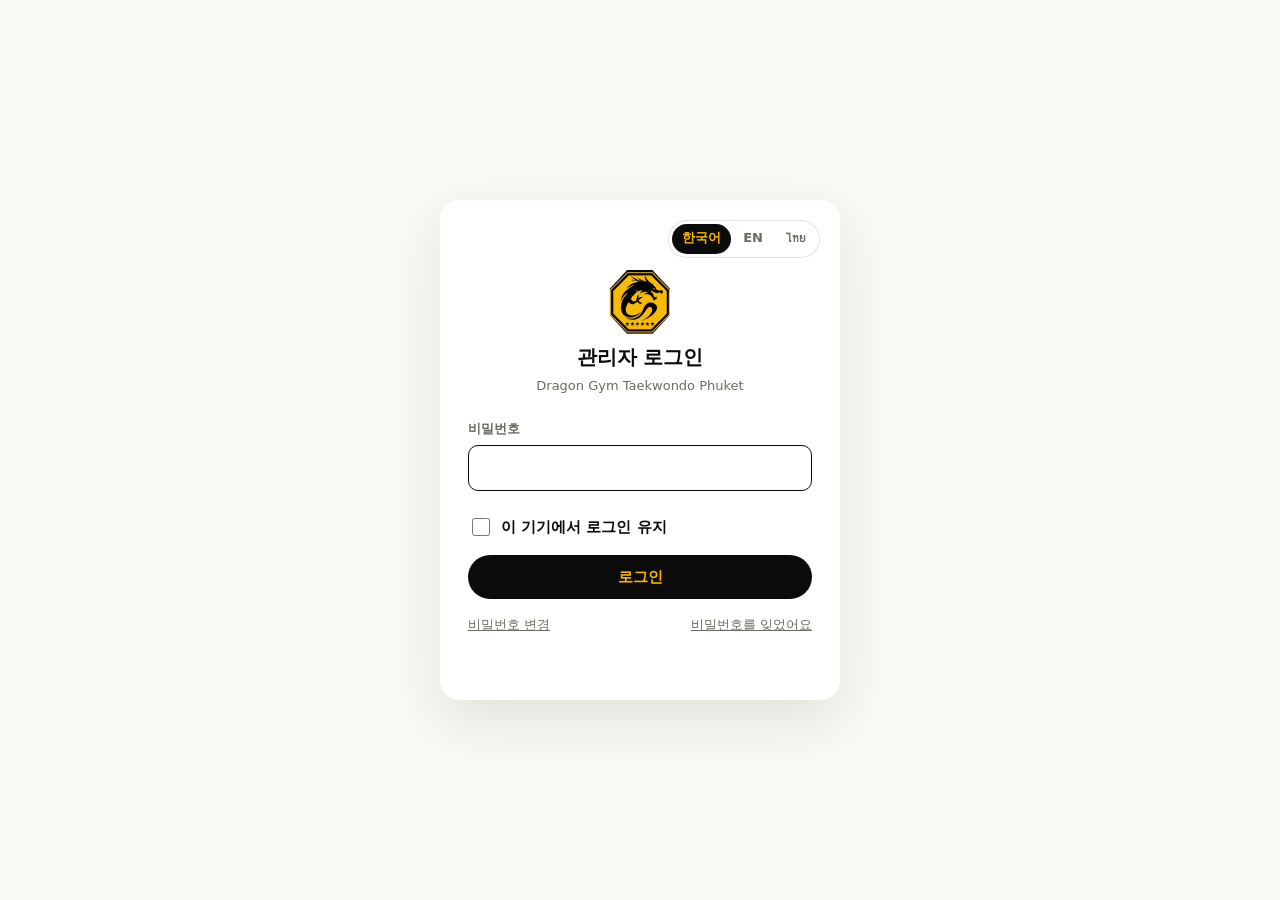
<file: site/admin/index.html>
<!doctype html>
<!-- Dragon Gym 관리자 페이지 (자체 화면, 빌드 없음).
     데이터: site/content/*.json + 이미지 site/assets/uploads/ — GitHub API 로 레포에 직접 커밋, DB·서버 없음.
     로그인: 비밀번호로 암호화된 GitHub 토큰(auth.json) 을 풀어 쓴다 (auth.js). 화면 로직은 app.js. -->
<html lang="ko">
<head>
  <meta charset="utf-8">
  <meta name="viewport" content="width=device-width, initial-scale=1, viewport-fit=cover">
  <meta name="robots" content="noindex, nofollow">
  <title>Dragon Gym 관리자</title>
  <link rel="icon" href="../assets/favicon.png">
  <link rel="stylesheet" href="admin.css?v=5">
</head>
<body>
  <!-- ================= 로그인 ================= -->
  <main class="gate" id="gate" hidden>
    <div class="gate__card">
      <div class="langpick" role="group" data-i18n-aria="top.lang" aria-label="언어"><button type="button" data-lang-pick="ko" aria-pressed="true"><span class="hide-m">한국어</span><span class="only-m">KO</span></button><button type="button" data-lang-pick="en" aria-pressed="false">EN</button><button type="button" data-lang-pick="th" aria-pressed="false"><span class="hide-m">ไทย</span><span class="only-m">TH</span></button></div>
      <img class="gate__logo" src="../assets/logo.png" alt="">
      <h1 id="gateTitle">관리자 로그인</h1>
      <p class="lead" id="gateLead"></p>

      <form id="formUnlock" hidden>
        <label class="field"><span data-i18n="gate.pw">비밀번호</span><input class="input" id="pw" type="password" autocomplete="current-password" required></label>
        <label class="check"><input id="remember" type="checkbox"> <span data-i18n="gate.remember">이 기기에서 로그인 유지</span></label>
        <button class="btn btn--ink btn--block" type="submit" data-i18n="gate.submit">로그인</button>
        <nav><a href="#change" data-i18n="gate.changeLink">비밀번호 변경</a><a href="#reset" data-i18n="gate.forgot">비밀번호를 잊었어요</a></nav>
      </form>

      <form id="formSetup" hidden>
        <label class="field"><span data-i18n="gate.token">GitHub 토큰</span><input class="input" id="tok" type="password" autocomplete="off" required placeholder="github_pat_…"></label>
        <p class="hint" style="margin-top:-8px;margin-bottom:14px" data-i18n="gate.tokenHint">Fine-grained token · 이 레포만 · Contents: Read and write</p>
        <label class="field" id="rcodeField" hidden><span data-i18n="gate.rcode">관원 장부 복구 코드</span><input class="input" id="rcode" autocomplete="off" autocapitalize="characters" spellcheck="false" placeholder="XXXXX-XXXXX-XXXXX-XXXXX">
          <small class="hint" data-i18n="gate.rcodeHint">관원 장부를 만들 때 받은 코드. 없으면 장부를 열 수 없게 됩니다.</small></label>
        <label class="field"><span data-i18n="gate.newPw">새 비밀번호 (10자 이상)</span><input class="input" id="npw1" type="password" autocomplete="new-password" minlength="10" required></label>
        <label class="field"><span data-i18n="gate.newPw2">새 비밀번호 확인</span><input class="input" id="npw2" type="password" autocomplete="new-password" minlength="10" required></label>
        <button class="btn btn--ink btn--block" type="submit" data-i18n="gate.saveLogin">저장하고 로그인</button>
        <nav id="setupNav"><a href="#" data-i18n="gate.back">← 로그인으로</a></nav>
      </form>

      <form id="formChange" hidden>
        <label class="field"><span data-i18n="gate.curPw">현재 비밀번호</span><input class="input" id="opw" type="password" autocomplete="current-password" required></label>
        <label class="field"><span data-i18n="gate.newPw">새 비밀번호 (10자 이상)</span><input class="input" id="cpw1" type="password" autocomplete="new-password" minlength="10" required></label>
        <label class="field"><span data-i18n="gate.newPw2">새 비밀번호 확인</span><input class="input" id="cpw2" type="password" autocomplete="new-password" minlength="10" required></label>
        <button class="btn btn--ink btn--block" type="submit" data-i18n="gate.change">비밀번호 변경</button>
        <nav><a href="#" data-i18n="gate.back">← 로그인으로</a></nav>
      </form>

      <p class="msg" id="gateMsg" role="status"></p>
    </div>
  </main>

  <!-- ================= 관리 화면 ================= -->
  <div id="shell" hidden>
    <header class="topbar">
      <button class="iconbtn back" id="backBtn" type="button" data-i18n-aria="top.back" aria-label="목록으로"><svg viewBox="0 0 24 24" fill="none" stroke="currentColor" stroke-width="2.2" stroke-linecap="round" stroke-linejoin="round"><path d="M15 18l-6-6 6-6"/></svg></button>
      <a class="brand" href="#"><img src="../assets/logo.png" alt=""><span>DRAGON GYM <small data-i18n="top.admin">관리</small></span></a>
      <div class="topbar__spacer"></div>
      <div class="langpick" role="group" data-i18n-aria="top.lang" aria-label="언어"><button type="button" data-lang-pick="ko" aria-pressed="true"><span class="hide-m">한국어</span><span class="only-m">KO</span></button><button type="button" data-lang-pick="en" aria-pressed="false">EN</button><button type="button" data-lang-pick="th" aria-pressed="false"><span class="hide-m">ไทย</span><span class="only-m">TH</span></button></div>
      <a class="btn btn--ghost btn--sm tb-btn" href="../" target="_blank" rel="noopener" data-i18n-aria="top.siteLong" aria-label="사이트에서 확인"><svg class="only-m" viewBox="0 0 24 24" fill="none" stroke="currentColor" stroke-width="2.2" stroke-linecap="round" stroke-linejoin="round"><path d="M14 4h6v6M20 4l-9 9M18 14v5a1 1 0 0 1-1 1H5a1 1 0 0 1-1-1V7a1 1 0 0 1 1-1h5"/></svg><span class="hide-m" data-i18n="top.siteLong">사이트에서 확인</span></a>
      <button class="btn btn--ghost btn--sm tb-btn" id="logoutBtn" type="button" data-i18n-aria="top.logout" aria-label="로그아웃"><svg class="only-m" viewBox="0 0 24 24" fill="none" stroke="currentColor" stroke-width="2.2" stroke-linecap="round" stroke-linejoin="round"><path d="M15 4h4a1 1 0 0 1 1 1v14a1 1 0 0 1-1 1h-4M10 17l-5-5 5-5M5 12h11"/></svg><span class="hide-m" data-i18n="top.logout">로그아웃</span></button>
    </header>
    <div class="app" id="app">
      <aside class="side" id="side"></aside>
      <main class="main" id="main"><div class="loading" data-i18n="loading">불러오는 중…</div></main>
    </div>
    <div class="savebar" id="savebar" role="region" data-i18n-aria="save.region" aria-label="저장">
      <span id="saveText" data-i18n="save.default">저장하지 않은 변경사항이 있습니다</span>
      <button class="btn btn--ghost btn--sm" id="discardBtn" type="button" data-i18n="save.discard">되돌리기</button>
      <button class="btn btn--gold btn--sm" id="saveBtn" type="button" data-i18n="save.save">저장</button>
    </div>
  </div>

  <dialog id="dlg"><form class="dlg" id="dlgForm" method="dialog" novalidate></form></dialog>
  <div class="toast" id="toast" role="status" aria-live="polite"></div>

  <script type="module" src="app.js?v=4"></script>
</body>
</html>
</file>
<file: site/admin/admin.css>
/* Dragon Gym 관리자 — tkd.reizwings.jp 관리자 화면과 같은 구성(상단바 + 왼쪽 목록 + 오른쪽 카드 편집),
 * 강조색만 사이트의 금색으로. 버튼 pill, 입력 46px/16px(iOS 확대 방지), 카드는 1px 링. */
:root {
  --gold: #f4b400; --gold-deep: #d49c00;
  --red: #e1251b; --red-deep: #b3160e;
  --ink: #0b0b0c; --bg: #fbf9f4; --surface: #fff; --paper: #f3efe6; --paper-2: #e7e1d3;
  --mute: #6d6a62; --line: rgba(11, 11, 12, .12);
  --p-kids: #f7a4c3; --p-basic: #7fc8ff; --p-acro: #ffb86b; --p-athlete: #9be28a;
  --ease: cubic-bezier(.16, 1, .3, 1);
}
* { box-sizing: border-box; }
html { -webkit-text-size-adjust: 100%; }
body { margin: 0; background: var(--bg); color: var(--ink); min-height: 100svh;
  font: 15px/1.6 "Pretendard", "Apple SD Gothic Neo", "Noto Sans KR", "Malgun Gothic", system-ui, sans-serif; }
:focus-visible { outline: 2px solid var(--gold-deep); outline-offset: 2px; }
[hidden] { display: none !important; }
img { max-width: 100%; display: block; }
h1, h2, h3 { margin: 0; line-height: 1.3; }

/* ---------- 버튼 ---------- */
.btn { display: inline-flex; align-items: center; justify-content: center; gap: 6px; min-height: 44px; padding: 0 20px;
  border-radius: 999px; border: 1px solid transparent; font: inherit; font-weight: 700; cursor: pointer; text-decoration: none;
  color: var(--ink); background: none; transition: background .15s, border-color .15s, color .15s; white-space: nowrap; }
.btn--sm { min-height: 36px; padding: 0 14px; font-size: 14px; }
.btn--gold { background: var(--gold); color: var(--ink); }
.btn--gold:hover { background: var(--gold-deep); }
.btn--ink { background: var(--ink); color: var(--gold); }
.btn--ink:hover { background: #2a2a2c; }
.btn--ghost { border-color: var(--line); background: var(--surface); }
.btn--ghost:hover { border-color: var(--ink); }
.btn--danger { border-color: var(--red); color: var(--red-deep); background: var(--surface); }
.btn--danger:hover { background: var(--red); color: #fff; }
.btn--block { width: 100%; }
.btn[disabled] { opacity: .55; cursor: wait; }
.iconbtn { width: 36px; height: 36px; border-radius: 50%; border: 1px solid var(--line); background: var(--surface);
  display: inline-grid; place-items: center; cursor: pointer; color: var(--ink); padding: 0; font: inherit; }
.iconbtn:hover { border-color: var(--ink); }
.iconbtn:disabled { opacity: .3; cursor: default; border-color: var(--line); }
.iconbtn svg { width: 18px; height: 18px; }

/* ---------- 입력 ---------- */
.field { display: block; margin: 0 0 14px; }
.field > span, .label { display: block; font-size: 13px; font-weight: 700; color: var(--mute); margin-bottom: 6px; }
.input, select.input, textarea.input { width: 100%; height: 46px; padding: 0 14px; border: 1px solid var(--line); border-radius: 10px;
  background: var(--surface); font: inherit; font-size: 16px; color: var(--ink); }
textarea.input { height: auto; min-height: 110px; padding: 12px 14px; resize: vertical; line-height: 1.5; }
.input:focus { outline: none; border-color: var(--ink); }
.input.is-bad { border-color: var(--red); background: #fff6f5; }
.hint { font-size: 12px; color: var(--mute); margin: 6px 0 0; }
.row { display: grid; gap: 12px; grid-template-columns: repeat(var(--cols, 2), minmax(0, 1fr)); }
.check { display: inline-flex; align-items: center; gap: 8px; font-weight: 600; cursor: pointer; min-height: 44px; }
.check input { width: 18px; height: 18px; accent-color: var(--ink); }

/* 3개 언어 입력: 한 줄에 태국어·영어·한국어 */
.tri { display: grid; gap: 8px; grid-template-columns: repeat(3, minmax(0, 1fr)); }
.tri label { position: relative; display: block; }
.tri .lang { position: absolute; top: -8px; left: 10px; padding: 0 6px; background: var(--surface); font-size: 11px; font-weight: 700; color: var(--mute); border-radius: 4px; }

/* ---------- 로그인 ---------- */
.gate { min-height: 100svh; display: grid; place-items: center; padding: 16px; }
.gate__card { width: 100%; max-width: 400px; background: var(--surface); border-radius: 20px; padding: 32px 28px;
  box-shadow: 0 20px 60px rgba(11, 11, 12, .1); }
.gate__logo { width: 64px; height: 64px; margin: 0 auto 10px; }
.gate h1 { text-align: center; font-size: 20px; }
.gate .lead { text-align: center; color: var(--mute); font-size: 13px; margin: 6px 0 22px; }
.gate .btn--block { margin-top: 6px; }
.gate nav { display: flex; justify-content: space-between; margin-top: 16px; font-size: 13px; }
.gate nav a { color: var(--mute); }
.msg { min-height: 20px; font-size: 13px; margin: 12px 0 0; }
.msg.err { color: var(--red-deep); } .msg.ok { color: #2e7d32; }

/* ---------- 상단바 ---------- */
.topbar { position: sticky; top: 0; z-index: 20; height: 60px; display: flex; align-items: center; gap: 12px; padding: 0 20px;
  background: rgba(251, 249, 244, .9); backdrop-filter: blur(12px); -webkit-backdrop-filter: blur(12px); border-bottom: 1px solid var(--line); }
.brand { display: flex; align-items: center; gap: 10px; font-weight: 800; text-decoration: none; color: var(--ink); }
.brand img { width: 30px; height: 30px; }
.brand small { font-weight: 700; color: var(--mute); }
.brand span { white-space: nowrap; }
.topbar__spacer { flex: 1; }
.topbar .back { display: none; }
.only-m { display: none; }

/* ---------- 화면 언어 ---------- */
.langpick { display: inline-flex; padding: 3px; gap: 2px; border: 1px solid var(--line); border-radius: 999px; background: var(--surface); }
.langpick button { min-height: 30px; padding: 0 10px; border: 0; border-radius: 999px; background: none; color: var(--mute);
  font: inherit; font-size: 13px; font-weight: 700; cursor: pointer; }
.langpick button:hover { color: var(--ink); }
.langpick button[aria-pressed="true"] { background: var(--ink); color: var(--gold); }
.gate__card .langpick { display: flex; width: max-content; margin: -12px -8px 12px auto; }

/* ---------- 본문 2열 ---------- */
.app { display: grid; grid-template-columns: 300px minmax(0, 1fr); min-height: calc(100svh - 60px); }
.side { position: sticky; top: 60px; height: calc(100svh - 60px); overflow-y: auto; padding: 18px 14px 40px; border-right: 1px solid var(--line); }
.side h3 { font-size: 12px; letter-spacing: .06em; color: var(--mute); margin: 18px 8px 8px; }
.side h3:first-child { margin-top: 4px; }
.nav { list-style: none; margin: 0; padding: 0; display: grid; grid-template-columns: minmax(0, 1fr); gap: 4px; }
.nav a { display: flex; align-items: center; gap: 10px; min-height: 52px; padding: 8px 10px; border-radius: 12px; color: var(--ink); text-decoration: none; }
.nav a:hover { background: var(--paper); }
.nav a.is-active { background: var(--ink); color: var(--bg); }
.nav a.is-active .nav__meta { color: rgba(251, 249, 244, .7); }
.nav__icon { width: 36px; height: 36px; border-radius: 10px; background: var(--paper-2); display: grid; place-items: center; flex: none; overflow: hidden; }
.nav__icon img { width: 100%; height: 100%; object-fit: cover; }
.nav__icon svg { width: 18px; height: 18px; color: var(--ink); }
.nav__text { min-width: 0; flex: 1; }
.nav__title { font-weight: 700; display: block; line-height: 1.35; overflow-wrap: anywhere; } /* 영어·태국어 이름은 길어 줄바꿈 */
.nav__meta { font-size: 12px; color: var(--mute); }
.badge { display: inline-block; padding: 1px 8px; border-radius: 999px; background: var(--gold); color: var(--ink); font-size: 11px; font-weight: 800; }
.side .btn--ghost { margin-top: 8px; }

.main { padding: 20px clamp(16px, 3vw, 40px) 120px; max-width: 1040px; width: 100%; }
.page-head { display: flex; align-items: flex-end; justify-content: space-between; gap: 12px; margin: 6px 0 16px; flex-wrap: wrap; }
.page-head h1 { font-size: 24px; }
.page-head p { margin: 4px 0 0; color: var(--mute); font-size: 14px; }

/* ---------- 카드 ---------- */
.card { background: var(--surface); border-radius: 16px; padding: 22px; box-shadow: 0 0 0 1px var(--line); margin-bottom: 16px; }
.card__head { display: flex; align-items: baseline; justify-content: space-between; gap: 10px; margin-bottom: 16px; flex-wrap: wrap; }
.card__head h2 { font-size: 18px; }
.card__head p { margin: 2px 0 0; color: var(--mute); font-size: 13px; }
.card--danger { box-shadow: 0 0 0 1px rgba(225, 37, 27, .4); }
.note { border-left: 3px solid var(--gold); background: var(--paper); padding: 10px 14px; border-radius: 0 10px 10px 0; font-size: 13px; color: var(--mute); margin: 0 0 14px; }

/* ---------- 지도 ---------- */
.map { display: grid; gap: 14px; grid-template-columns: minmax(0, 1fr) minmax(0, 1fr); }
.map iframe { width: 100%; height: 100%; min-height: 260px; border: 0; border-radius: 12px; background: var(--paper); }
.paste { display: flex; gap: 8px; }
.paste .input { flex: 1; }

/* ---------- 전화번호 ---------- */
.phone { display: grid; grid-template-columns: 160px minmax(0, 1fr) auto; gap: 8px; align-items: center; padding: 10px 0; border-top: 1px dashed var(--line); }
.phone:first-of-type { border-top: 0; }
.phone .tri { grid-template-columns: repeat(3, minmax(0, 1fr)); }

/* ---------- 주간 시간표 ---------- */
.week { display: grid; grid-template-columns: repeat(7, minmax(0, 1fr)); gap: 8px; }
.day { background: var(--paper); border-radius: 12px; padding: 8px; display: flex; flex-direction: column; gap: 6px; min-height: 160px; }
.day__name { font-weight: 800; text-align: center; font-size: 14px; padding: 2px 0 4px; }
.slot { text-align: left; border: 0; border-left: 4px solid var(--c, var(--ink)); background: var(--surface); border-radius: 8px; padding: 6px 8px;
  font: inherit; font-size: 13px; line-height: 1.35; cursor: pointer; box-shadow: 0 1px 0 var(--line); color: var(--ink); }
.slot:hover { box-shadow: 0 0 0 1px var(--ink); }
.slot b { display: block; font-variant-numeric: tabular-nums; }
.slot small { color: var(--mute); }
.day__add { margin-top: auto; border: 1px dashed rgba(11, 11, 12, .3); background: none; border-radius: 8px; min-height: 36px; font: inherit; font-size: 13px; color: var(--mute); cursor: pointer; }
.day__add:hover { border-color: var(--ink); color: var(--ink); }
.legend { display: flex; flex-wrap: wrap; gap: 6px 14px; margin-top: 12px; font-size: 13px; color: var(--mute); }
.legend i { display: inline-block; width: 12px; height: 12px; border-radius: 3px; background: var(--c); margin-right: 6px; vertical-align: -1px; }
.seg { display: grid; grid-template-columns: repeat(7, minmax(0, 1fr)); gap: 6px; }
.seg--4 { grid-template-columns: repeat(2, minmax(0, 1fr)); }
.seg label { position: relative; }
.seg input { position: absolute; opacity: 0; inset: 0; }
.seg span { display: flex; align-items: center; justify-content: center; gap: 6px; min-height: 44px; border: 1px solid var(--line); border-radius: 10px; font-weight: 700; cursor: pointer; background: var(--surface); }
.seg input:checked + span { border-color: var(--ink); background: var(--paper); }
.seg input:focus-visible + span { outline: 2px solid var(--gold-deep); }
.seg i { width: 10px; height: 10px; border-radius: 3px; background: var(--c); }

/* ---------- 이미지 업로드 ---------- */
.drop { display: grid; place-items: center; gap: 4px; text-align: center; border: 2px dashed rgba(11, 11, 12, .22); border-radius: 14px;
  padding: 22px; cursor: pointer; transition: border-color .15s, background .15s; color: var(--mute); font-size: 13px; }
.drop svg { width: 30px; height: 30px; color: var(--gold-deep); }
.drop b { color: var(--ink); font-size: 15px; }
.drop:hover, .drop.is-over { border-color: var(--gold-deep); background: rgba(244, 180, 0, .06); }
.drop input { display: none; }
.imgfield { display: grid; grid-template-columns: 160px minmax(0, 1fr); gap: 16px; align-items: stretch; }
.imgfield__preview { border-radius: 12px; background: var(--paper); overflow: hidden; display: grid; place-items: center; aspect-ratio: 1; position: relative; }
.imgfield__preview img { width: 100%; height: 100%; object-fit: cover; }
.imgfield--poster .imgfield__preview { aspect-ratio: 900 / 1272; }
.imgfield--poster .imgfield__preview img, .imgfield--qr .imgfield__preview img { object-fit: contain; }
.pending { position: absolute; left: 8px; top: 8px; }

/* ---------- 인물 카드 그리드 ---------- */
.people { display: grid; grid-template-columns: repeat(auto-fill, minmax(170px, 1fr)); gap: 14px; }
.person { background: var(--surface); border-radius: 12px; box-shadow: 0 0 0 1px var(--line); overflow: hidden; display: flex; flex-direction: column; }
.person__photo { aspect-ratio: 1; background: var(--paper); border: 0; padding: 0; cursor: pointer; display: block; width: 100%; }
.person__photo img { width: 100%; height: 100%; object-fit: cover; }
.person__body { padding: 10px 12px 4px; flex: 1; }
.person__name { font-weight: 800; }
.person__role { font-size: 12px; color: var(--mute); line-height: 1.4; margin-top: 2px; }
.person__bar { display: flex; gap: 6px; padding: 8px 10px 10px; align-items: center; }
.person__bar .btn { flex: 1; }
.add-tile { border: 2px dashed rgba(11, 11, 12, .22); border-radius: 12px; background: none; min-height: 220px; font: inherit; font-weight: 700; color: var(--mute); cursor: pointer; }
.add-tile:hover { border-color: var(--gold-deep); color: var(--ink); background: rgba(244, 180, 0, .06); }

/* 경력처럼 줄 단위 목록 */
.lines { display: grid; gap: 10px; }
.line { display: grid; grid-template-columns: minmax(0, 1fr) auto; gap: 8px; align-items: start; padding: 12px; background: var(--paper); border-radius: 12px; }
.line__ctl { display: flex; gap: 4px; }
.line--year { grid-template-columns: 110px minmax(0, 1fr) auto; }

/* ---------- 다이얼로그 ---------- */
dialog { border: 0; border-radius: 18px; padding: 0; width: min(640px, calc(100vw - 24px)); max-height: calc(100svh - 24px);
  box-shadow: 0 30px 80px rgba(11, 11, 12, .3); color: var(--ink); background: var(--surface); }
dialog::backdrop { background: rgba(11, 11, 12, .45); }
.dlg { display: flex; flex-direction: column; max-height: calc(100svh - 24px); }
.dlg__head { display: flex; align-items: center; justify-content: space-between; padding: 18px 22px; border-bottom: 1px solid var(--line); }
.dlg__head h2 { font-size: 18px; }
.dlg__body { padding: 20px 22px; overflow-y: auto; }
.dlg__foot { display: flex; gap: 8px; justify-content: flex-end; padding: 14px 22px; border-top: 1px solid var(--line); flex-wrap: wrap; }
.dlg__foot .btn--danger { margin-right: auto; }

/* ---------- 저장 바·토스트 ---------- */
.savebar { position: fixed; left: 50%; bottom: max(16px, env(safe-area-inset-bottom)); transform: translate(-50%, 140%); z-index: 30;
  display: flex; align-items: center; gap: 14px; padding: 8px 8px 8px 20px; border-radius: 999px; background: var(--ink); color: var(--bg);
  box-shadow: 0 12px 40px rgba(11, 11, 12, .3); transition: transform .4s var(--ease), visibility .4s; max-width: calc(100vw - 24px); visibility: hidden; }
.savebar.is-on { transform: translate(-50%, 0); visibility: visible; }
.savebar span { font-size: 14px; font-weight: 600; }
.savebar .btn--ghost { background: transparent; color: var(--bg); border-color: rgba(251, 249, 244, .3); }
.toast { position: fixed; left: 50%; bottom: max(84px, calc(env(safe-area-inset-bottom) + 84px)); transform: translate(-50%, 20px); opacity: 0; z-index: 40;
  background: var(--ink); color: var(--paper); padding: 12px 18px; border-radius: 12px; font-size: 14px; font-weight: 600;
  transition: opacity .4s var(--ease), transform .4s var(--ease); pointer-events: none; max-width: calc(100vw - 32px); }
.toast.is-on { opacity: 1; transform: translate(-50%, 0); }
.toast.is-err { background: var(--red-deep); color: #fff; }

.empty { text-align: center; color: var(--mute); padding: 80px 20px; }
.loading { display: grid; place-items: center; min-height: 60svh; color: var(--mute); }

/* ---------- 관원 · 회비 ---------- */
.head-actions { display: flex; gap: 8px; flex-wrap: wrap; }
.ledger-bar { display: flex; flex-wrap: wrap; align-items: center; gap: 10px 14px; margin-bottom: 14px; }
.ledger-bar .check { min-height: 40px; }
.yearnav { display: flex; align-items: center; gap: 8px; }
.yearnav b { font-size: 18px; min-width: 3.2em; text-align: center; font-variant-numeric: tabular-nums; }
.chips { display: flex; flex-wrap: wrap; gap: 6px; }
.chip { min-height: 36px; padding: 0 14px; border-radius: 999px; border: 1px solid var(--line); background: var(--surface); color: var(--ink);
  font: inherit; font-size: 14px; font-weight: 700; cursor: pointer; }
.chip:hover { border-color: var(--ink); }
.chip.is-on { background: var(--ink); color: var(--bg); border-color: var(--ink); }
.chip small { font-weight: 500; color: var(--mute); margin-left: 4px; }
.chip--due { border-color: rgba(225, 37, 27, .35); background: #fff6f5; }
.chip--due:hover { border-color: var(--red); }
.ledger-search { width: 220px; height: 40px; }
.stats { display: grid; grid-template-columns: 1.4fr repeat(5, minmax(0, 1fr)); gap: 10px; margin-bottom: 16px; }
.stat { background: var(--surface); border-radius: 14px; box-shadow: 0 0 0 1px var(--line); padding: 10px 14px; min-width: 0; }
.stat span { display: block; font-size: 12px; font-weight: 700; color: var(--mute); }
.stat b { display: block; font-size: 22px; font-variant-numeric: tabular-nums; white-space: nowrap; overflow: hidden; text-overflow: ellipsis; }
.stat--month { background: var(--ink); box-shadow: none; }
.stat--month span { color: rgba(251, 249, 244, .65); }
.stat--month b { color: var(--gold); font-size: 18px; line-height: 33px; }
.stat--ok b { color: #2e7d32; }
.stat--due b { color: var(--red-deep); }
.duecard .card__head { margin-bottom: 10px; }
.card--flush { padding: 0; overflow: hidden; }
.card--flush .empty { padding: 48px 20px; }
.ledger { overflow-x: auto; -webkit-overflow-scrolling: touch; }
.ledger table { border-collapse: separate; border-spacing: 0; width: 100%; min-width: 780px; font-size: 13px; }
.ledger th, .ledger td { padding: 4px 3px; border-bottom: 1px solid var(--line); text-align: center; }
.ledger thead th { background: var(--paper); color: var(--mute); font-weight: 700; }
.ledger tbody tr:last-child > * { border-bottom: 0; }
.ledger__name { position: sticky; left: 0; z-index: 1; background: var(--surface); text-align: left !important; min-width: 160px; max-width: 200px; border-right: 1px solid var(--line); }
.ledger thead .ledger__name { background: var(--paper); padding-left: 16px; }
.ledger__name button { display: block; width: 100%; text-align: left; background: none; border: 0; padding: 6px 10px; border-radius: 8px; font: inherit; color: var(--ink); cursor: pointer; }
.ledger__name button:hover { background: var(--paper); }
.ledger__name b { display: block; overflow: hidden; text-overflow: ellipsis; white-space: nowrap; font-size: 14px; }
.ledger__name small { display: block; color: var(--mute); font-size: 12px; white-space: nowrap; }
.mhead { width: 100%; min-height: 34px; border: 0; border-radius: 8px; background: none; font: inherit; font-weight: 700; color: inherit; cursor: pointer; }
.mhead:hover { background: var(--paper-2); }
.mhead.is-now { color: var(--ink); text-decoration: underline 2px var(--gold); text-underline-offset: 4px; }
th.is-sel .mhead { background: var(--ink); color: var(--gold); }
td.is-sel { background: rgba(244, 180, 0, .1); }
.cell { display: inline-grid; place-items: center; width: 100%; min-width: 44px; height: 36px; border: 0; border-radius: 8px; padding: 0 4px;
  font: inherit; font-size: 12px; font-weight: 800; cursor: pointer; color: var(--ink); background: none; white-space: nowrap; }
.cell:hover { box-shadow: 0 0 0 2px var(--ink); }
.cell--paid { background: #e3f4e4; color: #1f6b25; font-size: 15px; }
.cell--due { background: #fde7e5; color: var(--red-deep); }
.cell--skip { background: var(--paper-2); color: var(--mute); }
.cell--future { box-shadow: inset 0 0 0 1px var(--line); }
.c-out { background: repeating-linear-gradient(135deg, transparent 0 5px, rgba(11, 11, 12, .05) 5px 10px); }
.ledger-legend { display: flex; flex-wrap: wrap; gap: 8px 16px; padding: 12px 16px; border-top: 1px solid var(--line); font-size: 13px; color: var(--mute); }
.ledger-legend span { display: inline-flex; align-items: center; gap: 6px; }
.ledger-legend .cell { width: auto; min-width: 30px; height: 24px; cursor: default; box-shadow: none; }
.ledger-legend .c-out { box-shadow: inset 0 0 0 1px var(--line); }
.ledger-foot { text-align: right; }
.linkbtn { background: none; border: 0; padding: 0; font: inherit; color: var(--mute); text-decoration: underline; cursor: pointer; }
.linkbtn:hover { color: var(--ink); }
.lockcard__form { display: flex; gap: 10px; align-items: flex-end; max-width: 480px; }
.lockcard__form .field { flex: 1; margin: 0; }
.rcode { font: 800 22px/1.3 ui-monospace, Menlo, Consolas, monospace; letter-spacing: .06em; background: var(--paper); border-radius: 12px;
  padding: 16px; text-align: center; margin: 12px 0 10px; user-select: all; word-break: break-all; }
.seg--3 { grid-template-columns: repeat(3, minmax(0, 1fr)); }
label.btn { position: relative; }
.empty__actions { display: flex; gap: 8px; justify-content: center; flex-wrap: wrap; margin-top: 14px; }
.empty .hint { margin-top: 8px; }
.imp-sum { margin: 0 0 10px; }
.imp-table { overflow-x: auto; border-radius: 12px; box-shadow: 0 0 0 1px var(--line); }
.imp-table table { width: 100%; border-collapse: collapse; font-size: 13px; }
.imp-table th, .imp-table td { padding: 8px 10px; border-bottom: 1px solid var(--line); text-align: left; white-space: nowrap; }
.imp-table th { background: var(--paper); color: var(--mute); }
.imp-table tr:last-child td { border-bottom: 0; }
.imp-table tr.is-err td { background: #fff6f5; }
.imp-table tr.is-dup td { color: var(--mute); }
.imp { display: inline-block; padding: 2px 8px; border-radius: 999px; font-size: 12px; font-weight: 800; white-space: normal; }
.imp--ok { background: #e3f4e4; color: #1f6b25; }
.imp--dup { background: var(--paper-2); color: var(--mute); }
.imp--err { background: #fde7e5; color: var(--red-deep); }

/* ---------- 모바일: 목록 ↔ 편집 전환 ---------- */
@media (max-width: 820px) {
  .topbar { padding: 0 12px; }
  .brand small, .hide-m { display: none; }
  .only-m { display: inline; }
  .topbar .brand span { display: none; }
  .langpick button { padding: 0 8px; }
  .topbar .tb-btn { width: 36px; padding: 0; }
  .topbar .tb-btn svg { width: 18px; height: 18px; }
  .langpick, .topbar .btn--sm, .brand { flex: none; }
  body.is-editing .topbar .back { display: inline-flex; }
  .topbar { gap: 8px; }
  .app { grid-template-columns: minmax(0, 1fr); } /* 넓은 표가 화면 폭을 밀어내지 않게 */
  .side { position: static; height: auto; border-right: 0; }
  .app.is-editing .side { display: none; }
  .app:not(.is-editing) .main { display: none; }
  .card { padding: 18px 16px; }
  .row, .tri, .map, .imgfield { grid-template-columns: 1fr; }
  .imgfield__preview { max-width: 220px; }
  .phone { grid-template-columns: 1fr auto; }
  .phone .tri { grid-column: 1 / -1; }
  .week { grid-template-columns: 1fr; }
  .day { min-height: 0; }
  .seg { grid-template-columns: repeat(4, minmax(0, 1fr)); }
  .people { grid-template-columns: repeat(2, minmax(0, 1fr)); gap: 10px; }
  .line--year { grid-template-columns: 1fr auto; }
  .line--year .tri { grid-column: 1 / -1; }
  .savebar span { display: none; }
  .seg.seg--3 { grid-template-columns: repeat(3, minmax(0, 1fr)); }
  .stats { grid-template-columns: repeat(3, minmax(0, 1fr)); gap: 8px; }
  .stat--month { grid-column: 1 / -1; }
  .stat b { font-size: 18px; }
  .ledger-search { width: 100%; }
  .ledger__name { min-width: 124px; max-width: 140px; }
  .ledger__name button { padding: 6px 8px; }
  .lockcard__form { flex-direction: column; align-items: stretch; }
}
@media (prefers-reduced-motion: reduce) { * { transition: none !important; } }
</file>
